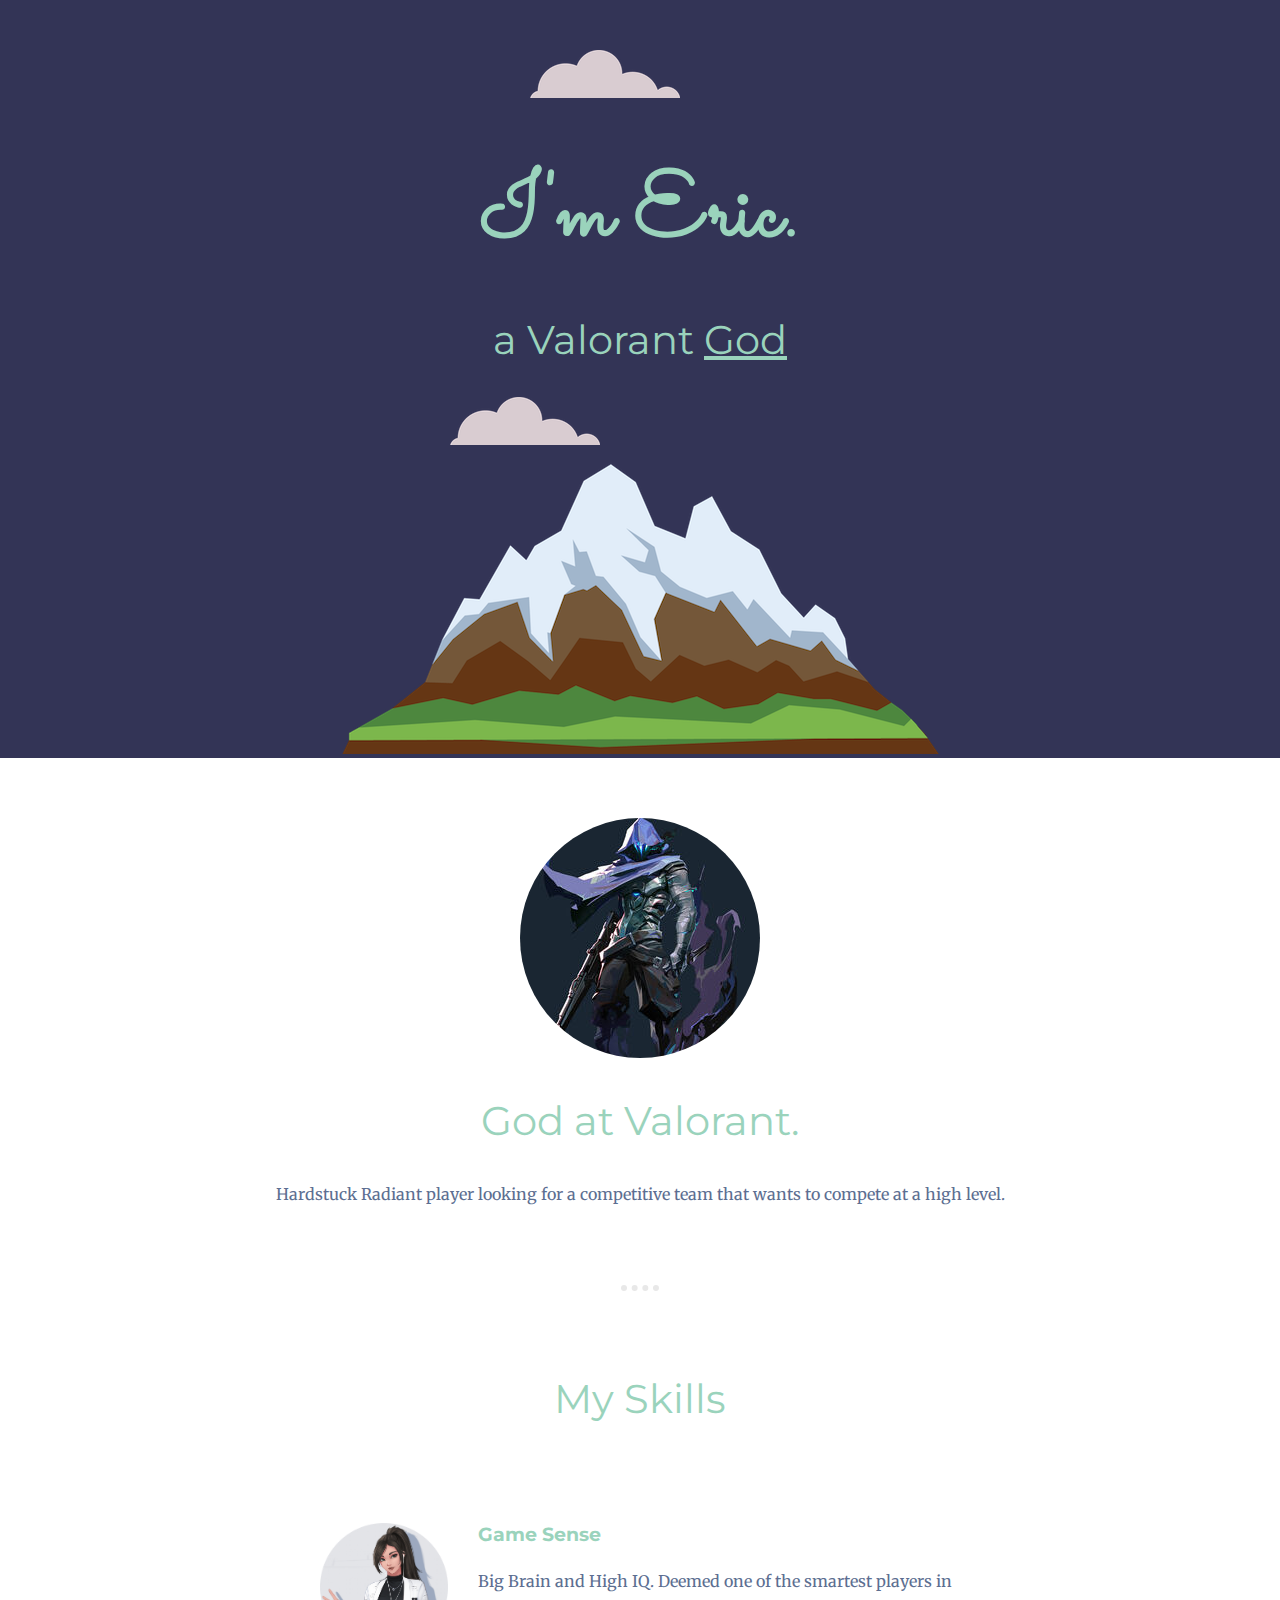
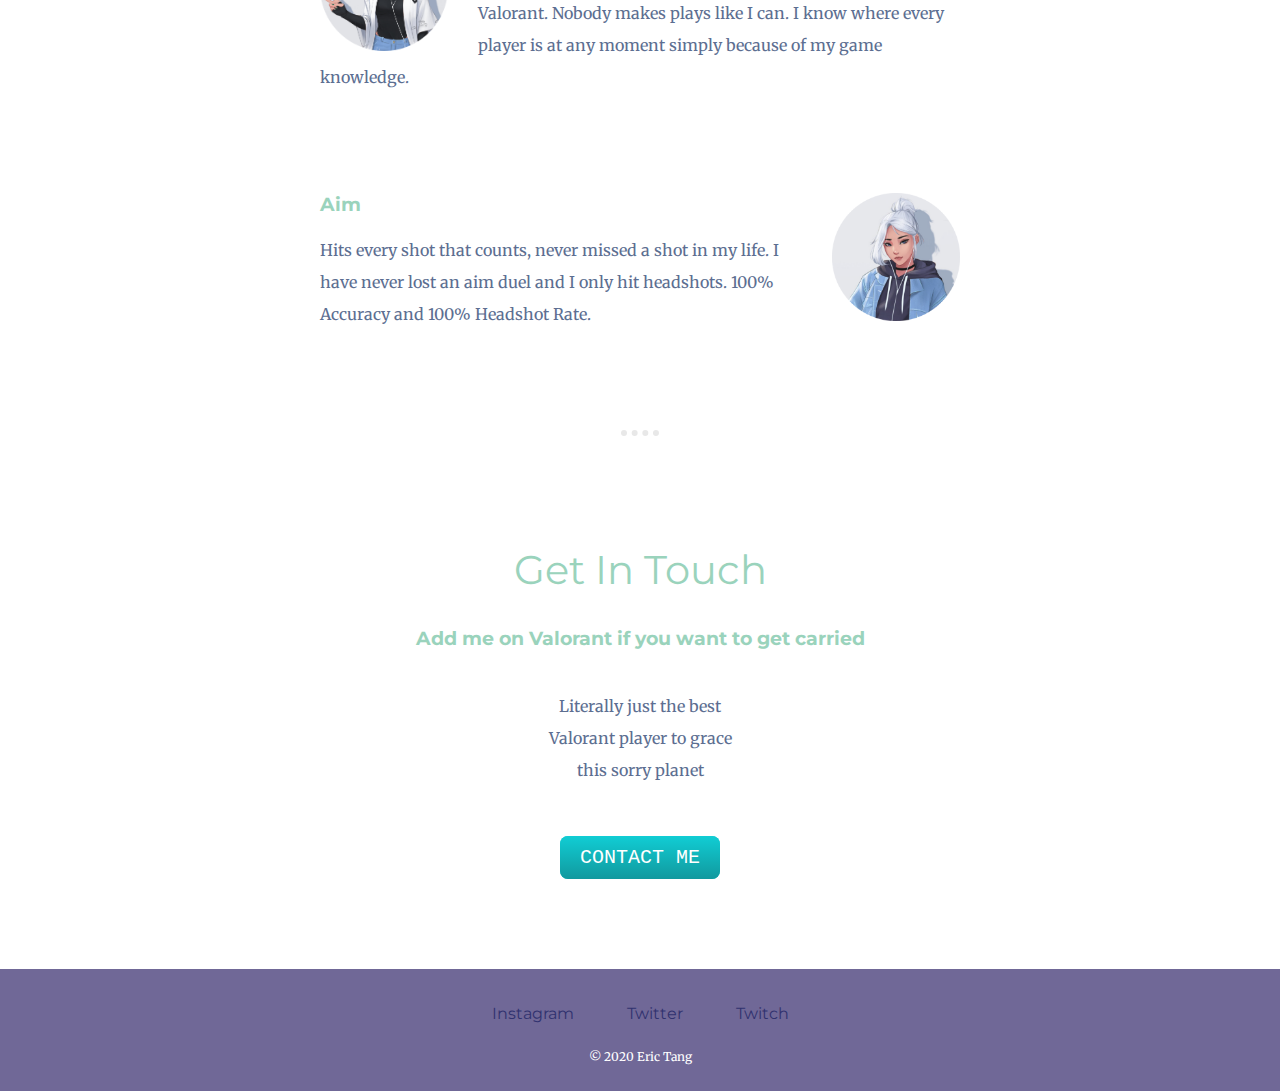
<file: index.html>
<!DOCTYPE html>
<html lang="en">
    <head>
        <meta charset="UTF-8">
        <meta name="viewport" content="width=device-width, initial-scale=1.0">
        <title>Eric Tang</title>
        <link rel="stylesheet" href="css/styles.css">
        <link rel="icon" href="favicon.ico">
        <link href="https://fonts.googleapis.com/css2?family=Merriweather:wght@300&family=Montserrat&family=Sacramento&display=swap" rel="stylesheet">
    </head>

    <body>
        <div class="top-container">
            <img class="top-cloud" src="images/cloud.png" alt="cloud picture">
            <h1>I'm Eric.</h1>
            <h2>a Valorant <span class="God">God</span></h2>
            <img class="bottom-cloud" src="images/cloud.png" alt="cloud picture">
            <img src="images/mountain.png" alt="mountain-img">
        </div>
        <div class="middle-container">
            <div class="profile">
              <img class="omen-pic" src="images/omen.png" alt="">
              <h2>God at Valorant.</h2>
              <p>Hardstuck Radiant player looking for a competitive team that wants to compete at a high level.</p>
            </div>
            <hr>
            <div class="skills">
              <h2>My Skills</h2>
              <div class="skill-row">
                <img class="skill-sage" src="images/sage.png" alt="">
                <h3>Game Sense</h3>
                <p>
                    Big Brain and High IQ. Deemed one of the smartest players in Valorant. Nobody makes plays like I can. 
                    I know where every player is at any moment simply because of my game knowledge.
                </p>
              </div>
              <div class="skill-row">
                <img class="skill-jett" src="images/jett.png" alt="">
                <h3>Aim</h3>
                <p>Hits every shot that counts, never missed a shot in my life. I have never lost an aim duel and I only hit headshots. 100% Accuracy and 100% Headshot Rate.</p>
              </div>
            </div>
            <hr>
            <div class="contact-me">
              <h2>Get In Touch</h2>
              <h3>Add me on Valorant if you want to get carried</h3>
              <p class="contact-msg">Literally just the best Valorant player to grace this sorry planet</p>
              <a class="btn" href="mailto:strollingwig@email.com">CONTACT ME</a>
            </div>
          </div>
          
          <div class="bottom-container">
            <a class="footer-link" href="https://www.instagram.com/etvng/">Instagram</a>
            <a class="footer-link" href="https://twitter.com/e_tvng/">Twitter</a>
            <a class="footer-link" href="https://twitch.tv/phuphu">Twitch</a>
            <p style="color: white;">© 2020 Eric Tang</p>
          </div>
          
    </body>

</html>
</file>
<file: css/styles.css>
body {
    margin: 0;
    text-align: center;
    font-family: 'Merriweather', serif;
    color: #eeeded
}

h1 {
    margin: 50px auto 0 auto;
    font-family: 'Sacramento', cursive;
    font-size: 562.5%;
    color: #9ad3bc;
}

h2 {
    font-family: 'Montserrat', sans-serif;
    font-size: 2.5rem;
    font-weight: normal;
    color: #9ad3bc;
}

h3 {
    font-family: 'Montserrat', sans-serif;
    color: #9ad3bc;
}

hr {
    border-style: none;
    border-top-style: dotted;
    width: 3%;
    border-width: 6px;
    border-color: #e8e8e8 ;
    margin: 75px auto 0px;
}

p {
    color: #5c6e91;
    line-height: 2;
}

.top-container {
    background-color: #333456;
    padding-top: 100px;
    position: relative;
}

.middle-container {
    padding-top: 60px;
}

.bottom-container {
    padding-top: 10px;
    padding-bottom: 10px;
    background-color: #706897;
    font-size: 12px;
}

.God{
    text-decoration: underline;
}

.bottom-cloud {
    position: absolute;
    left: 450px;
}

.top-cloud {
    position: absolute;
    right: 600px;
    top: 50px;
}

.skills {
    padding-top: 50px;
}

.skill-row {
    width: 50%;
    margin: 100px auto 100px auto;
    text-align: left;
}

.skill-sage {
    width: 20%;
    float: left;
    margin-right: 30px;
}

.skill-jett {
    width: 20%;
    float: right;
    margin-left: 30px;
}

.footer-link {
    font-family: 'Montserrat', sans-serif;
    font-size: 16px;
    text-decoration: none;
    color: #31326f;
    display: inline-block;
    padding: 25px 25px 10px;
}

.contact-me {
    margin-top: 75px;
    padding: 0px 0px 100px;
    display: inline-block;
}

.contact-msg {
    width: 40%;
    margin: 40px auto 60px;
}

.btn {
    background: #11cdd4;
    background-image: -webkit-linear-gradient(top, #11cdd4, #11999e);
    background-image: -moz-linear-gradient(top, #11cdd4, #11999e);
    background-image: -ms-linear-gradient(top, #11cdd4, #11999e);
    background-image: -o-linear-gradient(top, #11cdd4, #11999e);
    background-image: linear-gradient(to bottom, #11cdd4, #11999e);
    -webkit-border-radius: 8;
    -moz-border-radius: 8;
    border-radius: 8px;
    font-family: Courier New;
    color: #ffffff;
    font-size: 20px;
    padding: 10px 20px 10px 20px;
    text-decoration: none;
  }
  
  .btn:hover {
    background: #30e3cb;
    background-image: -webkit-linear-gradient(top, #30e3cb, #2bc48d);
    background-image: -moz-linear-gradient(top, #30e3cb, #2bc48d);
    background-image: -ms-linear-gradient(top, #30e3cb, #2bc48d);
    background-image: -o-linear-gradient(top, #30e3cb, #2bc48d);
    background-image: linear-gradient(to bottom, #30e3cb, #2bc48d);
    text-decoration: none;
  }
</file>
